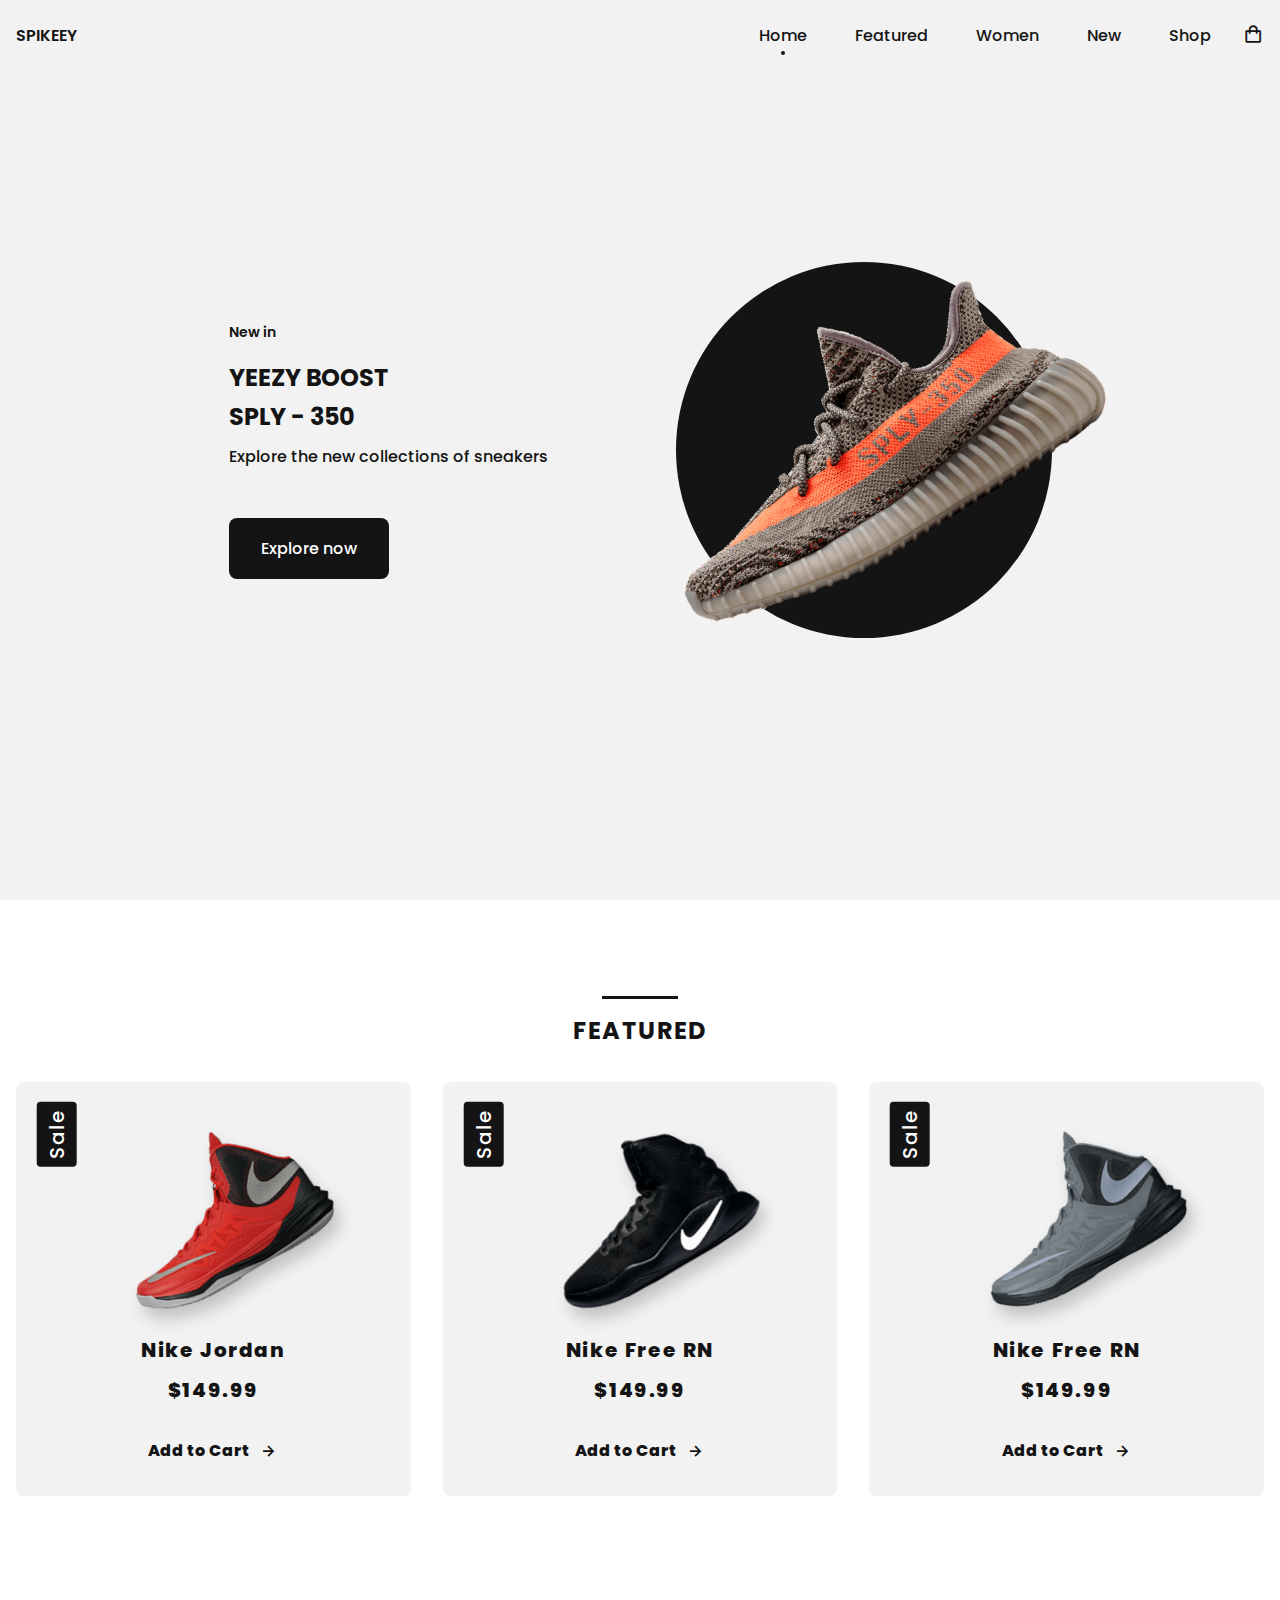
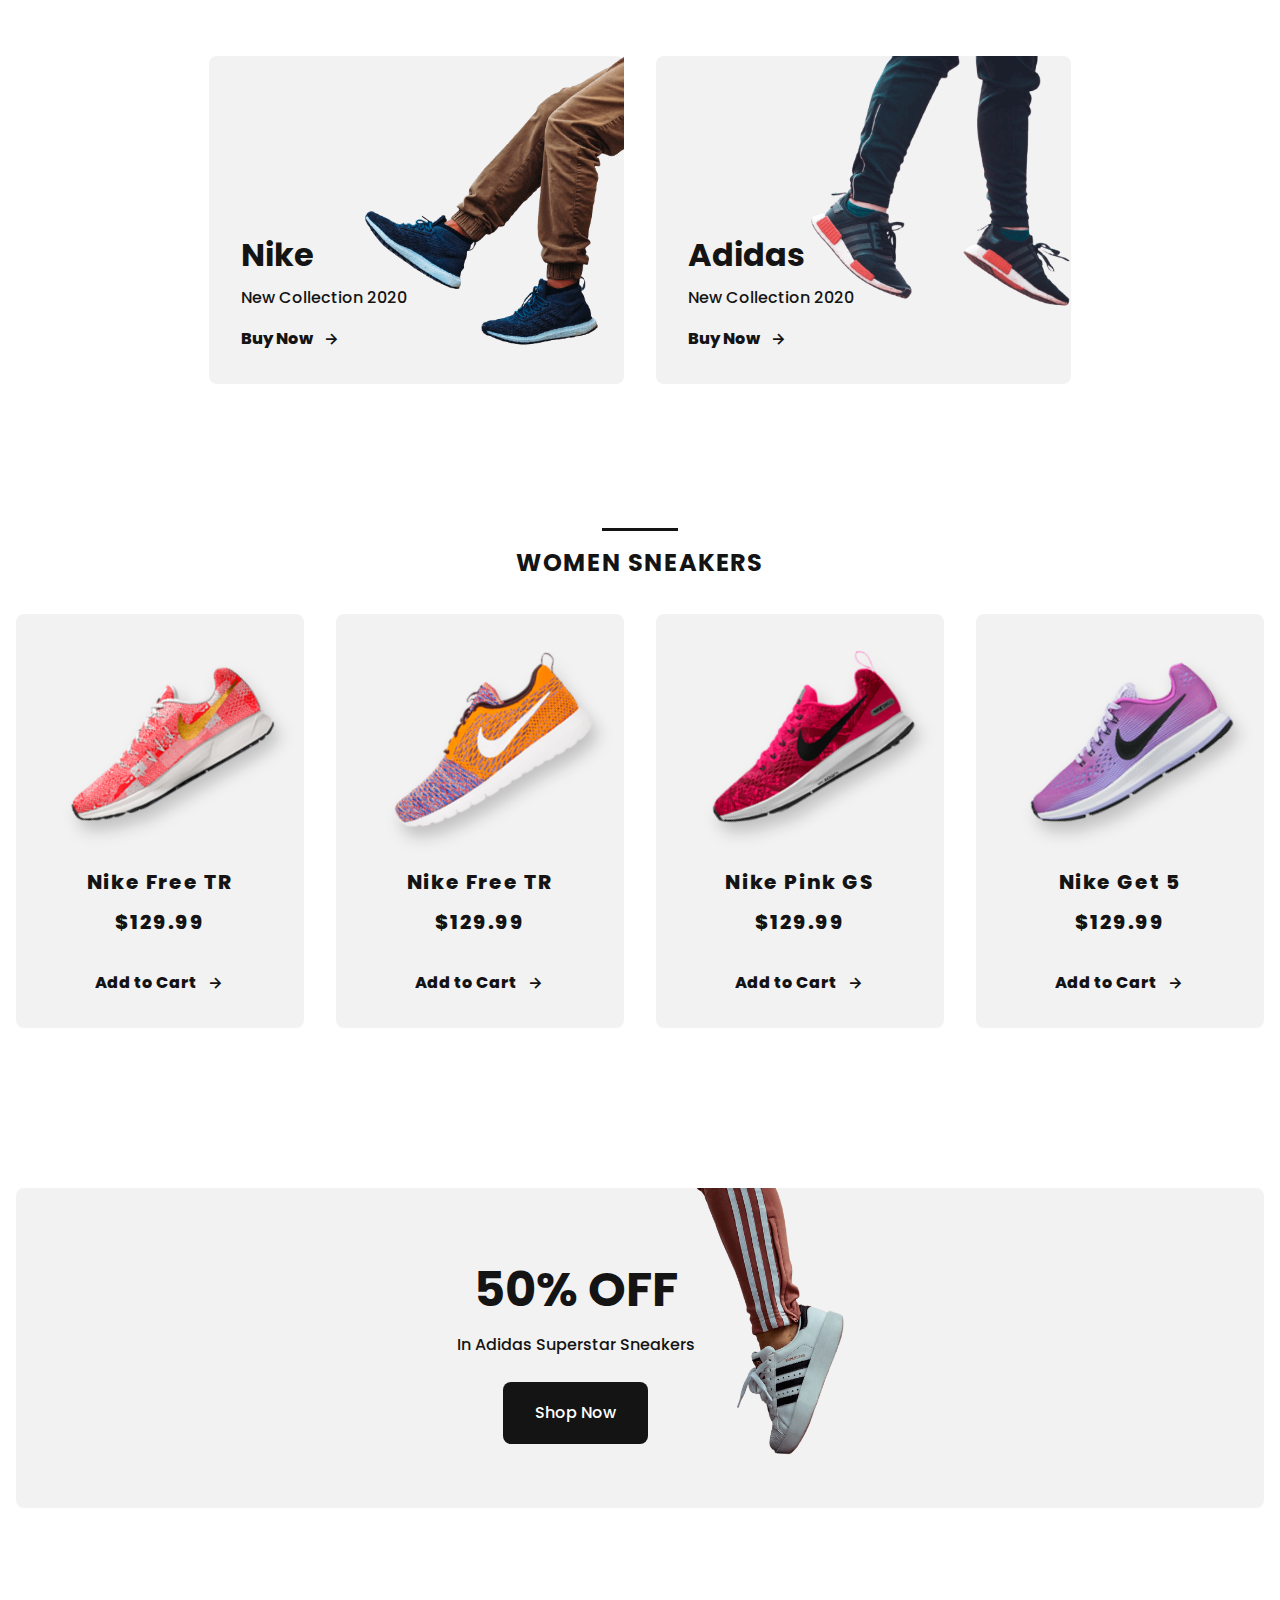
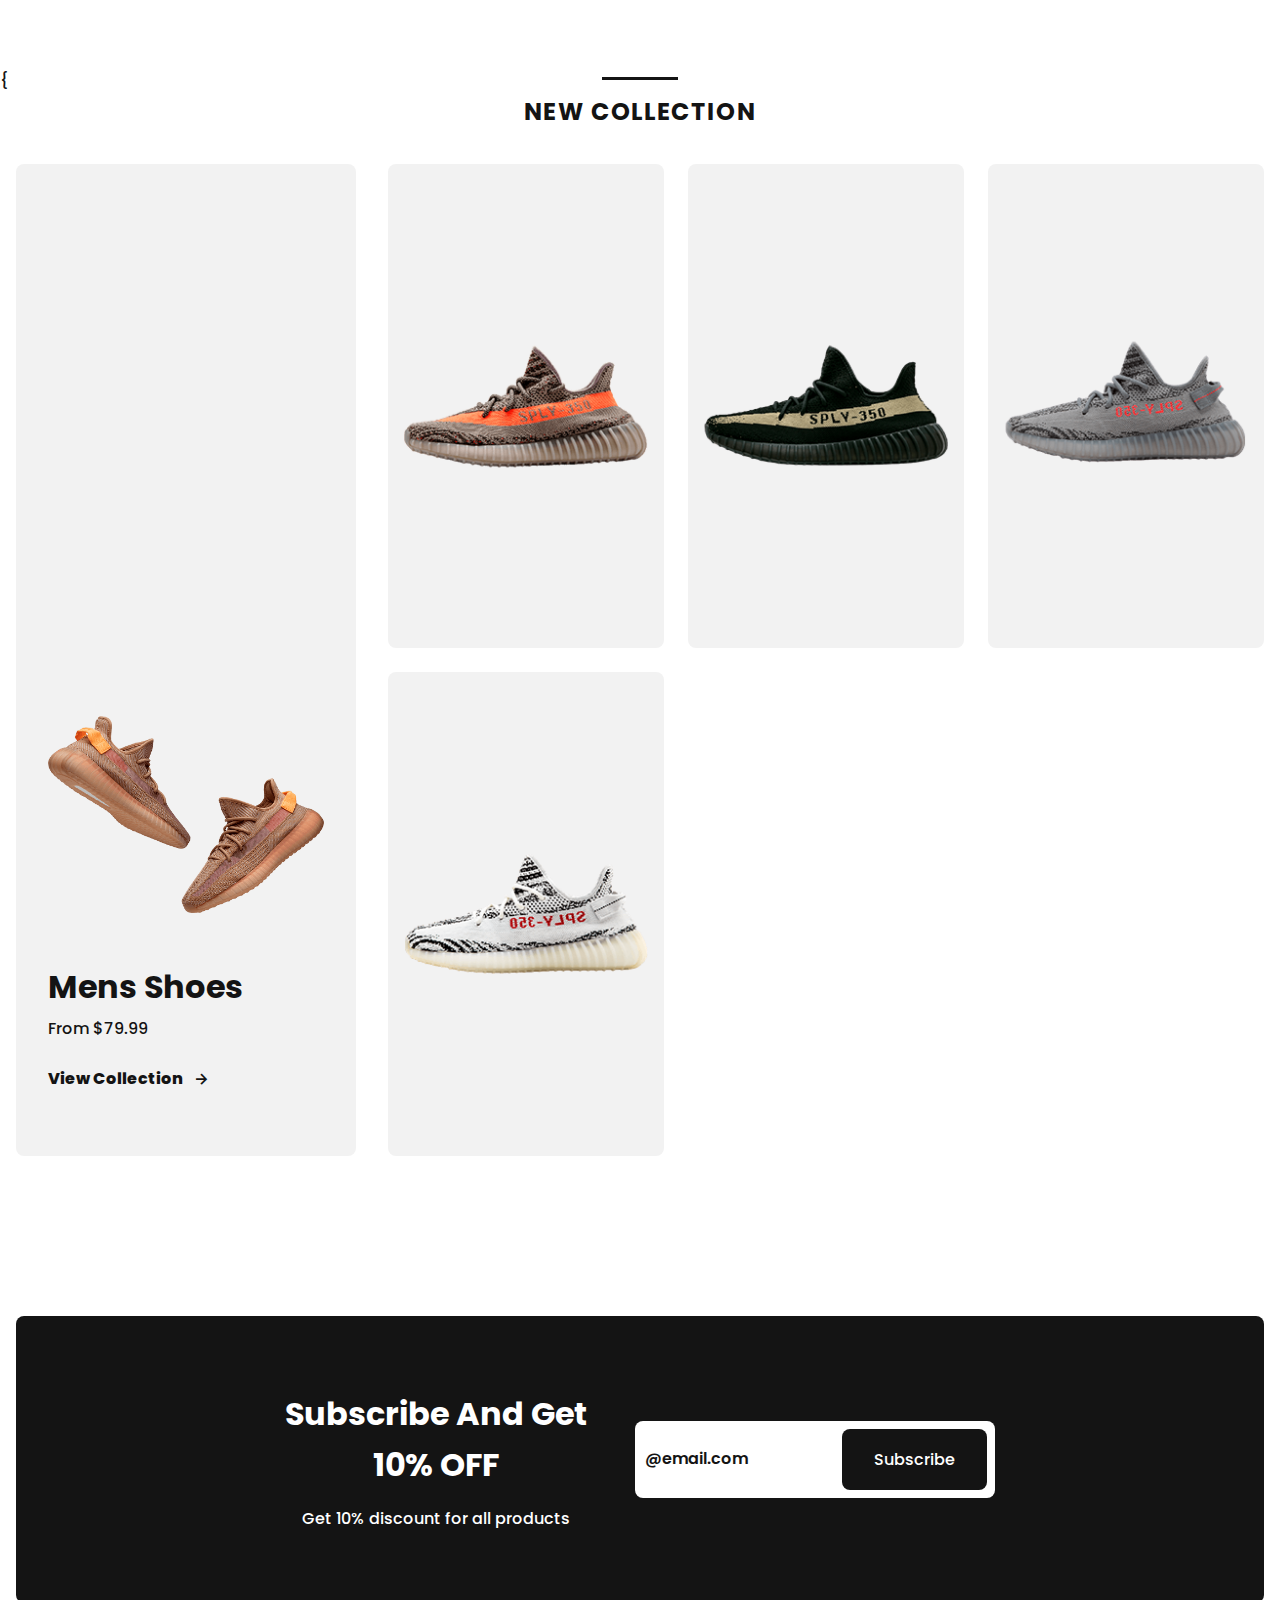
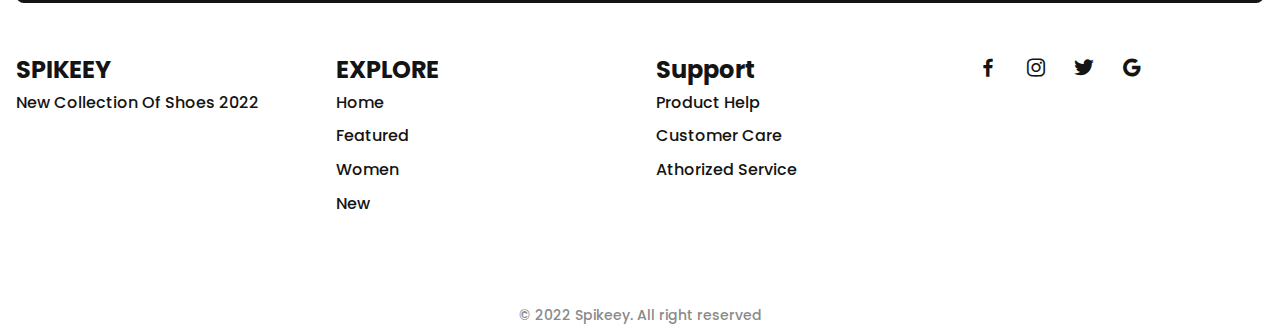
<file: index.html>
<!DOCTYPE html>
<html lang="en">
<head>
    <meta charset="UTF-8">
    <meta http-equiv="X-UA-Compatible" content="IE=edge">
    <meta name="viewport" content="width=device-width, initial-scale=1.0">

    <!--==== CSS ====-->
    <link rel="stylesheet" href="assets/css/styles.css">

    <!--==== BOX ICONS ====-->
    <link href='https://unpkg.com/boxicons@2.1.2/css/boxicons.min.css' rel='stylesheet'>

    <title>Responsive E-Commerce Website Sneakers</title>
</head>
<body>
    <!--===== HEADER =====-->
    <header class="l-header" id="header">
        <nav class="nav bd-grid">
            <div class="nav_toggle" id="nav-toggle">
                <i class='bx bxs-grid'></i>
            </div>

            <a href="#" class="nav_logo">SPIKEEY</a>

            <div class="nav_menu" id="nav-menu">
                <ul class="nav_list">
                    <li class="nav_item"><a href="#home" class="nav_link active">Home</a></li>
                    <li class="nav_item"><a href="#featured" class="nav_link">Featured</a></li>
                    <li class="nav_item"><a href="#women" class="nav_link">Women</a></li>
                    <li class="nav_item"><a href="#new" class="nav_link">New</a></li>
                    <li class="nav_item"><a href="./shop.html" class="nav_link">Shop</a></li>
                </ul>
            </div>

            <div class="nav_shop">
                <i class='bx bx-shopping-bag' ></i>
            </div>
        </nav>
    </header>

    <main class="l-main">
        <!--===== HOME =====-->
        <section class="home" id="home">
            <div class="home_container bd-grid">
                <div class="home_sneaker">
                    <div class="home_shape"></div>
                    <img src="assets/img/imghome.png" alt="" class="home_img">
                </div>

                <div class="home_data">
                    <span class="home_new">New in</span>
                    <h1 class="home_title">YEEZY BOOST <br> SPLY - 350</h1>
                    <p class="home_description">Explore the new collections of sneakers</p>
                    <a href="#" class="button">Explore now</a>
                </div>
            </div>
        </section>

        <!--===== FEATURED ===== -->
        <section class="featured section" id="featured">
            <h2 class="section-title">FEATURED</h2>

            <div class="featured_container bd-grid">
                <article class="sneaker">
                    <div class="sneaker_sale">Sale</div>
                    <img src="assets/img/featured1.png" alt="" class="sneaker_img">
                    <span class="sneaker_name">Nike Jordan</span>
                    <span class="sneaker_price">$149.99</span>
                    <a href="" class="button-light">Add to Cart<i class='bx bx-right-arrow-alt button-icon'></i></a>
                </article>

                <article class="sneaker">
                    <div class="sneaker_sale">Sale</div>
                    <img src="assets/img/featured2.png" alt="" class="sneaker_img">
                    <span class="sneaker_name">Nike Free RN</span>
                    <span class="sneaker_price">$149.99</span>
                    <a href="" class="button-light">Add to Cart<i class='bx bx-right-arrow-alt button-icon'></i></a>
                </article>

                <article class="sneaker">
                    <div class="sneaker_sale">Sale</div>
                    <img src="assets/img/featured3.png" alt="" class="sneaker_img">
                    <span class="sneaker_name">Nike Free RN</span>
                    <span class="sneaker_price">$149.99</span>
                    <a href="" class="button-light">Add to Cart<i class='bx bx-right-arrow-alt button-icon'></i></a>
                </article>
            </div>
        </section>

        <!--===== COLLECITON =====-->
        <section class="collection section">
            <div class="collection_container bd-grid">
                <div class="collection_card">
                    <div class="collection_data">
                        <h3 class="collection_name">Nike</h3>
                        <p class="collection_description">New Collection 2020</p>
                        <a href="#" class="button-light">Buy Now<i class='bx bx-right-arrow-alt button-icon'></i></a>
                    </div>

                    
                    <img src="assets/img/collection1.png" alt="" class="collection_img">
                </div>

                <div class="collection_card">
                    <div class="collection_data">
                        <h3 class="collection_name">Adidas</h3>
                        <p class="collection_description">New Collection 2020</p>
                        <a href="#" class="button-light">Buy Now<i class='bx bx-right-arrow-alt button-icon'></i></a>
                    </div>

                    
                    <img src="assets/img/collection2.png" alt="" class="collection_img">
                </div>
            </div>
        </section>

        <!--===== WOMEN SNEAKERS =====-->
        <section class="women section" id="women">
            <h2 class="section-title">WOMEN SNEAKERS</h2>

            <div class="women_container bd-grid">
                <article class="sneaker">
                    <img src="assets/img/women1.png" alt="" class="sneaker_img">
                    <span class="sneaker_name">Nike Free TR</span>
                    <span class="sneaker_price">$129.99</span>
                    <a href="" class="button-light">Add to Cart<i class='bx bx-right-arrow-alt button-icon'></i></a>
                </article>

                <article class="sneaker">
                    <img src="assets/img/women2.png" alt="" class="sneaker_img">
                    <span class="sneaker_name">Nike Free TR</span>
                    <span class="sneaker_price">$129.99</span>
                    <a href="" class="button-light">Add to Cart<i class='bx bx-right-arrow-alt button-icon'></i></a>
                </article>

                <article class="sneaker">
                    <img src="assets/img/women3.png" alt="" class="sneaker_img">
                    <span class="sneaker_name">Nike Pink GS</span>
                    <span class="sneaker_price">$129.99</span>
                    <a href="" class="button-light">Add to Cart<i class='bx bx-right-arrow-alt button-icon'></i></a>
                </article>

                <article class="sneaker">
                    <img src="assets/img/women4.png" alt="" class="sneaker_img">
                    <span class="sneaker_name">Nike Get 5</span>
                    <span class="sneaker_price">$129.99</span>
                    <a href="" class="button-light">Add to Cart<i class='bx bx-right-arrow-alt button-icon'></i></a>
                </article>
            </div>
        </section>

        <!--===== OFFERS =====-->
        <section class="offer section">
            <div class="offer_container bd-grid">
                <div class="offer_data">
                    <h3 class="offer_title">50% OFF</h3>
                    <p class="offer_description">In Adidas Superstar Sneakers</p>
                    <a href="#" class="button">Shop Now</a>
                </div>

                <img src="assets/img/offert.png" alt="" class="offer_img">
            </div>
        </section>

        <!--===== NEW COLLECTION =====-->
        <section class="new section" id="new">{
            <h2 class="section-title">NEW COLLECTION</h2>

            <div class="new_container bd-grid">
                <div class="new_mens">
                    <img src="assets/img/new1.png" alt="" class="new_mens-img">
                    <h3 class="new_title">Mens Shoes</h3>
                    <span class="new_price">From $79.99</span>
                    <a href="#" class="button-light">View Collection<i class='bx bx-right-arrow-alt button-icon'></i></a>
                </div>

                <div class="new_sneaker">
                    <div class="new_sneaker-card">
                        <img src="assets/img/new2.png" alt="" class="new_sneaker-img">
                        <div class="new_sneaker-overlay">
                            <a href="#" class="button">Add To Cart</a>
                        </div>
                    </div>

                    <div class="new_sneaker-card">
                        <img src="assets/img/new3.png" alt="" class="new_sneaker-img">
                        <div class="new_sneaker-overlay">
                            <a href="#" class="button">Add To Cart</a>
                        </div>
                    </div>

                    <div class="new_sneaker-card">
                        <img src="assets/img/new4.png" alt="" class="new_sneaker-img">
                        <div class="new_sneaker-overlay">
                            <a href="#" class="button">Add To Cart</a>
                        </div>
                    </div>

                    <div class="new_sneaker-card">
                        <img src="assets/img/new5.png" alt="" class="new_sneaker-img">
                        <div class="new_sneaker-overlay">
                            <a href="#" class="button">Add To Cart</a>
                        </div>
                    </div>
                </div>
            </div>
        </section>

        <!--===== NEWSLETTER =====-->
        <section class="newsletter section">
            <div class="newsletter_container bd-grid">
                <div>
                    <h3 class="newsletter_title">Subscribe And Get <br>10% OFF</h3>
                    <p class="newsletter_description">Get 10% discount for all products</p>
                </div>

                <form action="" class="newsletter_subscribe">
                    <input type="text" placeholder="@email.com" class="newsletter_input">
                    <a href="#" class="button">Subscribe</a>
                </form>
            </div>
        </section>
    </main>

    <!--===== FOOTER =====-->
    <footer class="footer_section">
        <div class="footer_container bd-grid">
            <div class="footer_box">
                <h3 class="footer_title">SPIKEEY</h3>
                <p class="footer_description">New Collection Of Shoes 2022</p>
            </div>

            <div class="footer_box">
                <h3 class="footer_title">EXPLORE</h3>
                <ul>
                    <li><a href="#home" class="footer_link">Home</a></li>
                    <li><a href="#featured" class="footer_link">Featured</a></li>
                    <li><a href="#women" class="footer_link">Women</a></li>
                    <li><a href="#new" class="footer_link">New</a></li>
                </ul>
            </div>

            <div class="footer_box">
                <h3 class="footer_title">Support</h3>
                <ul>
                    <li><a href="#" class="footer_link">Product Help</a></li>
                    <li><a href="#" class="footer_link">Customer Care</a></li>
                    <li><a href="#" class="footer_link">Athorized Service</a></li>
                </ul>
            </div>

            <div class="footer_box">
                <a href="#" class="footer_social"><i class='bx bxl-facebook'></i></a>
                <a href="#" class="footer_social"><i class='bx bxl-instagram'></i></a>
                <a href="#" class="footer_social"><i class='bx bxl-twitter'></i></a>
                <a href="#" class="footer_social"><i class='bx bxl-google'></i></a>
            </div>
        </div>

        <p class="footer_copy">&#169; 2022 Spikeey. All right reserved</p>
    </footer>

    <!--===== MAIN JS =====-->
    <script src="assets/js/main.js"></script>
</body>
</html>
</file>
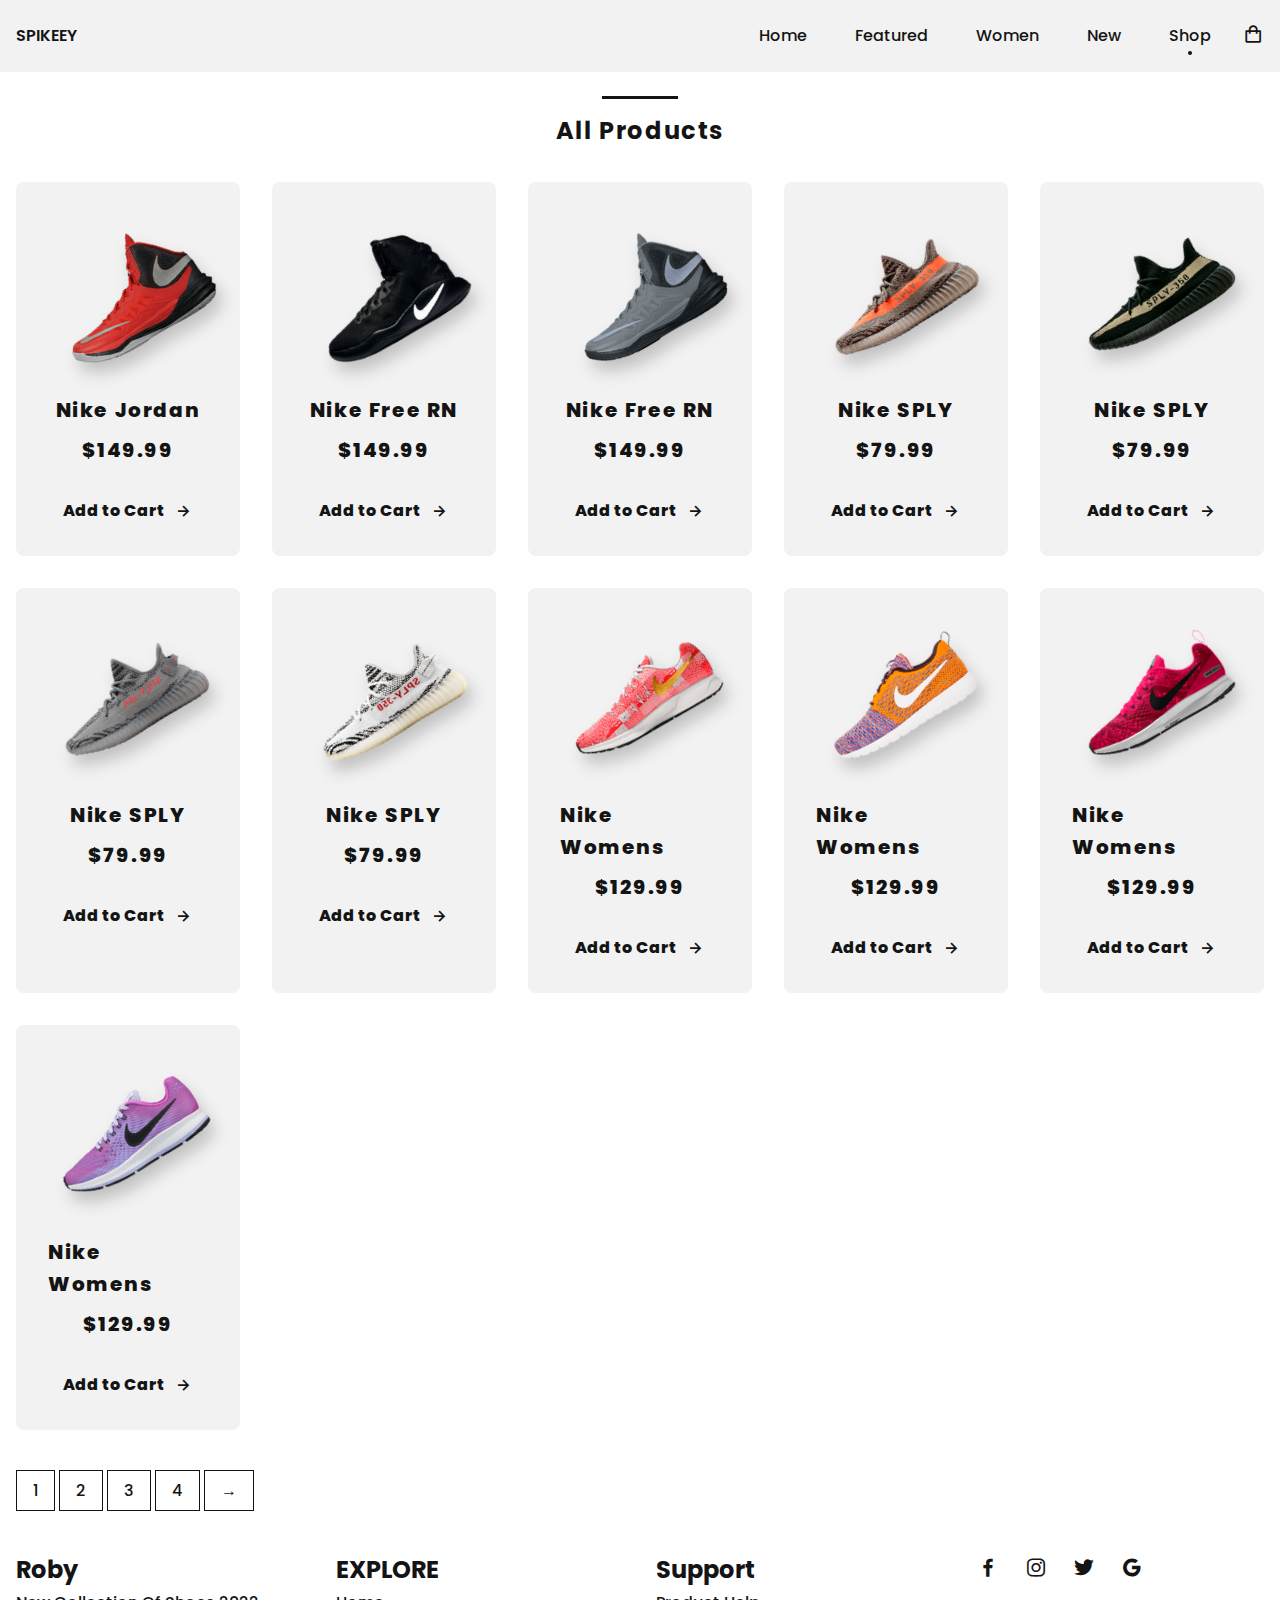
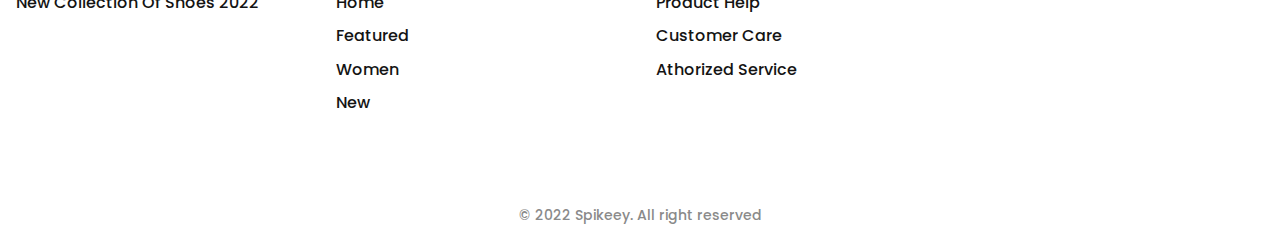
<file: shop.html>
<!DOCTYPE html>
<html lang="en">
    <head>
        <meta charset="UTF-8">
        <meta name="viewport" content="width=device-width, initial-scale=1.0">

        <!-- ===== CSS ===== -->
        <link rel="stylesheet" href="assets/css/styles.css">

        <!-- ===== BOX ICONS ===== -->
        <link href='https://unpkg.com/boxicons@2.1.2/css/boxicons.min.css' rel='stylesheet'>

        <title>Responsive Ecommerce Website Sneakers</title>
    </head>
    <body>

        <!--===== HEADER =====-->
        <header class="l-header" id="header">
            <nav class="nav bd-grid">
                <div class="nav_toggle" id="nav-toggle">
                    <i class='bx bxs-grid'></i>
                </div>
    
                <a href="#" class="nav_logo">SPIKEEY</a>
    
                <div class="nav_menu" id="nav-menu">
                    <ul class="nav_list">
                        <li class="nav_item"><a href="./index.html" class="nav_link">Home</a></li>
                        <li class="nav_item"><a href="./index.html#featured" class="nav_link">Featured</a></li>
                        <li class="nav_item"><a href="./index.html#women" class="nav_link">Women</a></li>
                        <li class="nav_item"><a href="./index.html#new" class="nav_link">New</a></li>
                        <li class="nav_item"><a href="#shop" class="nav_link active">Shop</a></li>
                    </ul>
                </div>
    
                <div class="nav_shop">
                    <i class='bx bx-shopping-bag' ></i>
                </div>
            </nav>
        </header>
        

        <main class="l-main">
            <!--===== ALL PRODUCTS =====-->
            <section class="featured section" id="shop">
                <h2 class="section-title">All Products</h2>
    
                <div class="featured_container bd-grid">
                    <article class="sneaker">
                        <img src="assets/img/featured1.png" alt="" class="sneaker_img">
                        <span class="sneaker_name">Nike Jordan</span>
                        <span class="sneaker_price">$149.99</span>
                        <a href="" class="button-light">Add to Cart<i class='bx bx-right-arrow-alt button-icon'></i></a>
                    </article>
    
                    <article class="sneaker">
                        <img src="assets/img/featured2.png" alt="" class="sneaker_img">
                        <span class="sneaker_name">Nike Free RN</span>
                        <span class="sneaker_price">$149.99</span>
                        <a href="" class="button-light">Add to Cart<i class='bx bx-right-arrow-alt button-icon'></i></a>
                    </article>
    
                    <article class="sneaker">
                        <img src="assets/img/featured3.png" alt="" class="sneaker_img">
                        <span class="sneaker_name">Nike Free RN</span>
                        <span class="sneaker_price">$149.99</span>
                        <a href="" class="button-light">Add to Cart<i class='bx bx-right-arrow-alt button-icon'></i></a>
                    </article>

                    <article class="sneaker">
                        <img src="assets/img/new2.png" alt="" class="sneaker_img">
                        <span class="sneaker_name">Nike SPLY</span>
                        <span class="sneaker_price">$79.99</span>
                        <a href="" class="button-light">Add to Cart<i class='bx bx-right-arrow-alt button-icon'></i></a>
                    </article>

                    <article class="sneaker">
                        <img src="assets/img/new3.png" alt="" class="sneaker_img">
                        <span class="sneaker_name">Nike SPLY</span>
                        <span class="sneaker_price">$79.99</span>
                        <a href="" class="button-light">Add to Cart<i class='bx bx-right-arrow-alt button-icon'></i></a>
                    </article>

                    <article class="sneaker">
                        <img src="assets/img/new4.png" alt="" class="sneaker_img">
                        <span class="sneaker_name">Nike SPLY</span>
                        <span class="sneaker_price">$79.99</span>
                        <a href="" class="button-light">Add to Cart<i class='bx bx-right-arrow-alt button-icon'></i></a>
                    </article>

                    <article class="sneaker">
                        <img src="assets/img/new5.png" alt="" class="sneaker_img">
                        <span class="sneaker_name">Nike SPLY</span>
                        <span class="sneaker_price">$79.99</span>
                        <a href="" class="button-light">Add to Cart<i class='bx bx-right-arrow-alt button-icon'></i></a>
                    </article>

                    <article class="sneaker">
                        <img src="assets/img/women1.png" alt="" class="sneaker_img">
                        <span class="sneaker_name">Nike Womens</span>
                        <span class="sneaker_price">$129.99</span>
                        <a href="" class="button-light">Add to Cart<i class='bx bx-right-arrow-alt button-icon'></i></a>
                    </article>

                    <article class="sneaker">
                        <img src="assets/img/women2.png" alt="" class="sneaker_img">
                        <span class="sneaker_name">Nike Womens</span>
                        <span class="sneaker_price">$129.99</span>
                        <a href="" class="button-light">Add to Cart<i class='bx bx-right-arrow-alt button-icon'></i></a>
                    </article>

                    <article class="sneaker">
                        <img src="assets/img/women3.png" alt="" class="sneaker_img">
                        <span class="sneaker_name">Nike Womens</span>
                        <span class="sneaker_price">$129.99</span>
                        <a href="" class="button-light">Add to Cart<i class='bx bx-right-arrow-alt button-icon'></i></a>
                    </article>

                    <article class="sneaker">
                        <img src="assets/img/women4.png" alt="" class="sneaker_img">
                        <span class="sneaker_name">Nike Womens</span>
                        <span class="sneaker_price">$129.99</span>
                        <a href="" class="button-light">Add to Cart<i class='bx bx-right-arrow-alt button-icon'></i></a>
                    </article>
                </div>

                <div class="sneaker_pages bd-grid">
                    <div>
                        <span class="sneaker_pag">1</span>
                        <span class="sneaker_pag">2</span>
                        <span class="sneaker_pag">3</span>
                        <span class="sneaker_pag">4</span>
                        <span class="sneaker_pag">&#8594;</span>
                    </div>
                </div>
            </section>
        </main>

        <!--===== FOOTER =====-->
        <footer class="footer_section">
            <div class="footer_container bd-grid">
                <div class="footer_box">
                    <h3 class="footer_title">Roby</h3>
                    <p class="footer_description">New Collection Of Shoes 2022</p>
                </div>
    
                <div class="footer_box">
                    <h3 class="footer_title">EXPLORE</h3>
                    <ul>
                        <li><a href="#home" class="footer_link">Home</a></li>
                        <li><a href="#featured" class="footer_link">Featured</a></li>
                        <li><a href="#women" class="footer_link">Women</a></li>
                        <li><a href="#new" class="footer_link">New</a></li>
                    </ul>
                </div>
    
                <div class="footer_box">
                    <h3 class="footer_title">Support</h3>
                    <ul>
                        <li><a href="#" class="footer_link">Product Help</a></li>
                        <li><a href="#" class="footer_link">Customer Care</a></li>
                        <li><a href="#" class="footer_link">Athorized Service</a></li>
                    </ul>
                </div>
    
                <div class="footer_box">
                    <a href="#" class="footer_social"><i class='bx bxl-facebook'></i></a>
                    <a href="#" class="footer_social"><i class='bx bxl-instagram'></i></a>
                    <a href="#" class="footer_social"><i class='bx bxl-twitter'></i></a>
                    <a href="#" class="footer_social"><i class='bx bxl-google'></i></a>
                </div>
            </div>
    
            <p class="footer_copy">&#169; 2022 Spikeey. All right reserved</p>
        </footer>

        <!--===== MAIN JS =====-->
        <script src="assets/js/main.js"></script>
    </body>
</html>
</file>
<file: assets/css/styles.css>
/*===== GOOGLE FONTS =====*/
@import url('https://fonts.googleapis.com/css2?family=Baloo+Bhaijaan+2&family=Noto+Sans:wght@300&family=Poppins:wght@400;500;600&display=swap');

/*===== VARIABLE CSS =====*/
:root{
    --header-height: 3rem;

    /*===== Font Weight =====*/
    --font-medium: 500;
    --font-semi-bold: 600;
    --font-bold: 800;

    /*===== COLORS =====*/
    --dark-color: #141414;
    --dark-color-light: #8a8a8a;
    --dark-color-lighten: #f2f2f2;
    --white-color: #fff;

    /*===== Font And Typography=====*/
    --body-font: 'poppins', sans-serif;
    --big-font-size: 1.25rem;
    --bigger-font-size: 1.5rem;
    --bigggest-font-size: 2rem;
    --h2-font-size: 1.25rem;
    --normal-font-size: .938rem;
    --smaller-font-size: .813rem;

    /*===== Margines =====*/
    --mb-1: .5rem;
    --mb-2: 1rem;
    --mb-3: 1.5rem;
    --mb-4: 2rem;
    --mb-5: 2.5rem;
    --mb-6: 3rem;

    /*===== Z-Index =====*/
    --z-fixed: 100;

    /*===== Rotate Img =====*/
    --rotate-img: rotate(-30deg);
}

@media screen and (min-width: 768px){
    :root{
    --big-font-size: 1.5rem;
    --bigger-font-size: 2rem;
    --bigggest-font-size: 3rem;
    --normal-font-size: 1rem;
    --smaller-font-size: .875rem;        
    }
}

/*====== BASE =====*/
*,::before,::after{
    box-sizing: border-box;
}

html{
    scroll-behavior: smooth;
}

body{
    margin: var(--header-height) 0 0 0;
    font-family: var(--body-font);
    font-size: var(--normal-font-size);
    font-weight: var(--font-medium);
    color: var(--dark-color);
    line-height: 1.6;
}

h1,h2,h3,p,ul{
    margin: 0;
}

ul{
    padding: 0;
    list-style: none;
}

a{
    text-decoration: none;
    color: var(--dark-color);
}

img{
    max-width: 100%;
    height: auto;
    display: block;
}

/*===== CLASS CSS =====*/
.section{
    padding: 5rem 0 2rem;
}

.section-title{
    position: relative;
    font-size: var(--big-font-size);
    margin-bottom: var(--mb-4);
    text-align: center;
    letter-spacing: .1rem;
}

.section-title::after{
    content: '';
    position: absolute;
    width: 56px;
    height: .18rem;
    top: -1rem;
    left: 0;
    right: 0;
    margin: auto;
    background-color: var(--dark-color);
}

/*===== LAYOUT =====*/
.bd-grid{
    max-width: 1024;
    display: grid;
    grid-template-columns: 100%;
    column-gap: 2rem;
    width: calc(100% - 2rem);
    margin-left: var(--mb-2);
    margin-right: var(--mb-2);
}

.l-header{
    width: 100%;
    position: fixed;
    top: 0;
    left: 0;
    z-index: var(--z-fixed);
    background-color: var(--dark-color-lighten);
}

/*===== NAV =====*/
.nav{
    height: var(--header-height);
    display: flex;
    justify-content: space-between;
    align-items: center;
}

@media screen and (max-width: 768px){
    .nav_menu{
        position: fixed;
        top: var(--header-height);
        left: -100%;
        width: 70%;
        height: 100vh;
        padding: 2rem;
        background-color: var(--white-color);
        transition: .5s;
    }
}

.nav_item{
    margin-bottom: var(--mb-4);
}

.nav_logo{
    font-weight: var(--font-semi-bold);
}

.nav_toggle, .nav_shop{
    font-size: 1.3rem;
    cursor: pointer;
}

/* SHOW MENU */
.show{
    left: 0;
}

/*ACTIVE LINK */
.active{
    position: relative;
}

.active::before{
    content: '';
    position: absolute;
    bottom: -.5rem;
    left: 45%;
    width: 4px;
    height: 4px;
    background-color: var(--dark-color);
    border-radius: 50%;
}

/* CHANGE COLOR HEADER */
.scroll-header{
    background-color: var(--white-color);
    box-shadow: 0 2px 4px rgba(0,0,0,0.1);
}

/*===== HOME =====*/
.home{
    background-color: var(--dark-color-lighten);
    overflow: hidden;
}

.home_container{
    height: calc(100vh - var(--header-height));
}

.home_sneaker{
    position: relative;
    display: flex;
    justify-content: center;
    align-self: center;
}

.home_shape{
    width: 220px;
    height: 220px;
    background-color: var(--dark-color);
    border-radius: 50%;
}

.home_img{
    position: absolute;
    top: 1.5rem;
    max-width: initial;
    width: 275px;
    transform: var(--rotate-img);
}

.home_new{
    display: block;
    font-size: var(--smaller-font-size);
    font-weight: var(--font-semi-bold);
    margin-bottom: var(--mb-2);
}

.home_title{
    font-size: var(--big-font-size);
    margin-bottom: var(--mb-1);
}

.home_description{
    margin-bottom: var(--mb-6);
}

/*BUTTONS*/
.button{
    display: inline-block;
    background-color: var(--dark-color);
    color: var(--white-color);
    padding: 1.125rem 2rem;
    font-weight: var(--font-medium);
    border-radius: .5rem;
    transition: .3s;
}
.button:hover{
    transform: translateY(-.25rem);
}

.button-light{
    display: inline-flex;
    color: var(--dark-color);
    font-weight: var(--font-bold);
    align-items: center;
}

.button-icon{
    font-size: 1.25rem;
    margin-left: var(--mb-1);
    transition: .3s;
}

.button-light:hover .button-icon{
    transform: translateX(.25rem);
}

/*===== FEATURED ===== */
.featured_container{
    row-gap: 2rem;
    grid-template-columns: repeat(auto-fit, minmax(220px, 1fr));
}

.sneaker{
    position: relative;
    display: flex;
    flex-direction: column;
    align-items: center;
    padding: 2rem;
    background-color: var(--dark-color-lighten);
    border-radius: .5rem;
    transition: .3s;
}

.sneaker_sale{
    position: absolute;
    left: .5rem;
    background-color: var(--dark-color);
    color: var(--white-color);
    padding: .25rem .5rem;
    border-radius: .25rem;
    font-size: var(--h2-font-size);
    transform: rotate(-90deg);
    letter-spacing: .1rem;
}

.sneaker_img{
    width: 220px;
    margin-top: var(--mb-3);
    margin-bottom: var(--mb-6);
    transform: var(--rotate-img);
    filter: drop-shadow(0 12px 8px rgba(0,0,0,.2));
}

.sneaker_name, .sneaker_price{
    font-size: var(--h2-font-size);
    letter-spacing: .1rem;
    font-weight: var(--font-bold);
}

.sneaker_name{
    margin-bottom: var(--mb-1);
}

.sneaker_price{
    margin-bottom: var(--mb-4);
}

.sneaker:hover{
    transform: translateY(-.5rem);
}

.sneaker_pages{
    margin-top: var(--mb-6);
}

.sneaker_pag{
    padding: .5rem 1rem;
    border: 1px solid var(--dark-color);
}

.sneaker_pag:hover{
    background-color: var(--dark-color);
    color: var(--white-color);
}

/*===== COLLECITON =====*/
.collection_container{
    row-gap: 2rem;
    justify-content: center;
}

.collection_card{
    position: relative;
    display: flex;
    height: 328px;
    background-color: var(--dark-color-lighten);
    padding: 2rem;
    border-radius: .5rem;
    transition: .3s;
}

.collection_data{
    align-self: flex-end;
}

.collection_img{
    position: absolute;
    top: 0;
    right: 0;
    width: 230px;
}

.collection_name{
    font-size: var(--bigger-font-size);
    margin-bottom: .25rem;
}

.collection_description{
    margin-bottom: var(--mb-2);
}

.collection_card:hover{
    transform: translateY(-.5rem);
}

/*===== WOMEN SNEAKERS =====*/
.women_container{
    row-gap: 2rem;
    grid-template-columns: repeat(auto-fit, minmax(220px, 1fr));
}

/*===== OFFERS =====*/
.offer_container{
    grid-template-columns: 55% 45%;
    column-gap: 0;
    background-color: var(--dark-color-lighten);
    border-radius: .5rem;
    justify-content: center;
}

.offer_data{
    padding: 4rem 0 4rem 1.5rem;
}

.offer_title{
    font-size: var(--bigggest-font-size);
    margin-bottom: .25rem;
}

.offer_description{
    margin-bottom: var(--mb-3);
}

.offer_img{
    width: 153px;
}

/*===== NEW COLLECTION =====*/
.new_container{
    row-gap: 2rem;
}

.new_mens{
    display: flex;
    flex-direction: column;
    justify-content: center;
    background-color: var(--dark-color-lighten);
    border-radius: .5rem;
    padding: 2rem;
}

.new_mens-img{
    width: 276px;
    margin-bottom: var(--mb-3);
}

.new_title{
    font-size: var(--bigger-font-size);
    margin-bottom: .25rem;
}

.new_price{
    display: block;
    margin-bottom: var(--mb-3);
}

.new_sneaker{
    display: grid;
    gap: 1.5rem;
    grid-template-columns: repeat(auto-fit, minmax(220px, 1fr));
}

.new_sneaker-card{
    position: relative;
    padding: 10rem 1rem;
    background-color: var(--dark-color-lighten);
    border-radius: .5rem;
    overflow: hidden;
    display: flex;
    justify-content: center;
}

.new_sneaker-img{
    height: fit-content;
    width: fit-content;
}

.new_sneaker-overlay{
    position: absolute;
    left: 0;
    bottom: -100%;
    width: 100%;
    height: 100%;
    display: flex;
    justify-content: center;
    align-items: center;
    background-color: rgba(138, 138, 138, .3);
    transition: .3s;
}

.new_sneaker-card:hover .new_sneaker-overlay{
    bottom: 0;
}

/*===== NEWSLETTER =====*/
.newsletter_container{
    background-color: var(--dark-color);
    border-radius: .5rem;
    color: var(--white-color);
    padding: 2rem .5rem;
    text-align: center;
}

.newsletter_title{
    font-size: var(--bigger-font-size);
    margin-bottom: var(--mb-2);
}

.newsletter_description{
    margin-bottom: var(--mb-5);
}

.newsletter_subscribe{
    display: flex;
    column-gap: .5rem;
    background-color: var(--white-color);
    padding: .5rem;
    border-radius: .5rem;
}

.newsletter_input{
    outline: none;
    border: none;
    width: 90%;
    font-size: var(--normal-font-size);
}

.newsletter_input::placeholder{
    color: var(--dark-color);
    font-family: var(--body-font);
    font-size: var(--normal-font-size);
    font-weight: var(--font-semi-bold);
}
/*===== FOOTER =====*/
.footer_container{
    grid-template-columns: repeat(auto-fit, minmax(220px, 1fr));
}

.footer_box{
    margin-bottom: var(--mb-4);
}

.footer_title{
    font-size: var(--big-font-size);
}

.footer_link{
    display: block;
    width: max-content;
    margin-bottom: var(--mb-1);
}

.footer_social{
    font-size: 1.5rem;
    margin-right: 1.25rem;
}

.footer_copy{
    padding-top: 3rem;
    font-size: var(--smaller-font-size);
    color: var(--dark-color-light);
    text-align: center;
}

/*===== MEDIA QUERIES =====*/
@media screen and (min-width: 576px){
    .collection_container{
        grid-template-columns: 415px;
    }

    .collection_img{
        width: 260px;
    }

    .offer_container{
        grid-template-columns: max-content max-content;
    }

    .offer_data{
        text-align: center;
    }

    .new_mens{
        align-items: center;
    }
}

@media screen and (min-width: 768px){
    body{
        margin: 0;
    }

    .section{
        padding: 7rem 0 3rem;
    }

    .section-title::after{
        width: 76px;
    }

    .nav{
        height: calc(var(--header-height) + 1.5rem);
    }

    .nav_menu{
        margin-left: auto;
    }

    .nav_list{
        display: flex;
    }

    .nav_item{
        margin-left: var(--mb-6);
        margin-bottom: 0;
    }

    .nav_toggle{
        display: none;
    }

    .home_container{
        height: 100vh;
        grid-template-columns: max-content max-content;
        justify-content: center;
        align-items: center;
    }

    .home_sneaker{
        order: 1;
    }

    .home_shape{
        width: 376px;
        height: 376px;
    }

    .home_img{
        width: 470px;
        top: 3.5rem;
        right: 0;
        left: -3rem;
    }

    .newsletter_container{
        grid-template-columns: max-content max-content;
        justify-content: center;
        align-items: center;
        padding: 4.5rem 2rem;
        column-gap: 3rem;
    }

    .newsletter_description{
        margin-bottom: 0;
    }

    .newsletter_subscribe{
        width: 360px;
        height: max-content;
    }
}

@media screen and (min-width: 1024px) {
    .bd-grid{
        margin-left: auto;
        margin-right: auto;
    }    

    .home_container{
        column-gap: 8rem;
    }

    .collection_container{
        grid-template-columns: repeat(2, 415px);
    }

    .new_container{
        grid-template-columns: max-content 1fr;
    }

    .new_mens{
        align-items: initial;
        justify-content: flex-end;
        padding: 4rem 2rem;
    }

    .new_mens-img{
        margin-bottom: var(--mb-6);
    }
}
</file>
